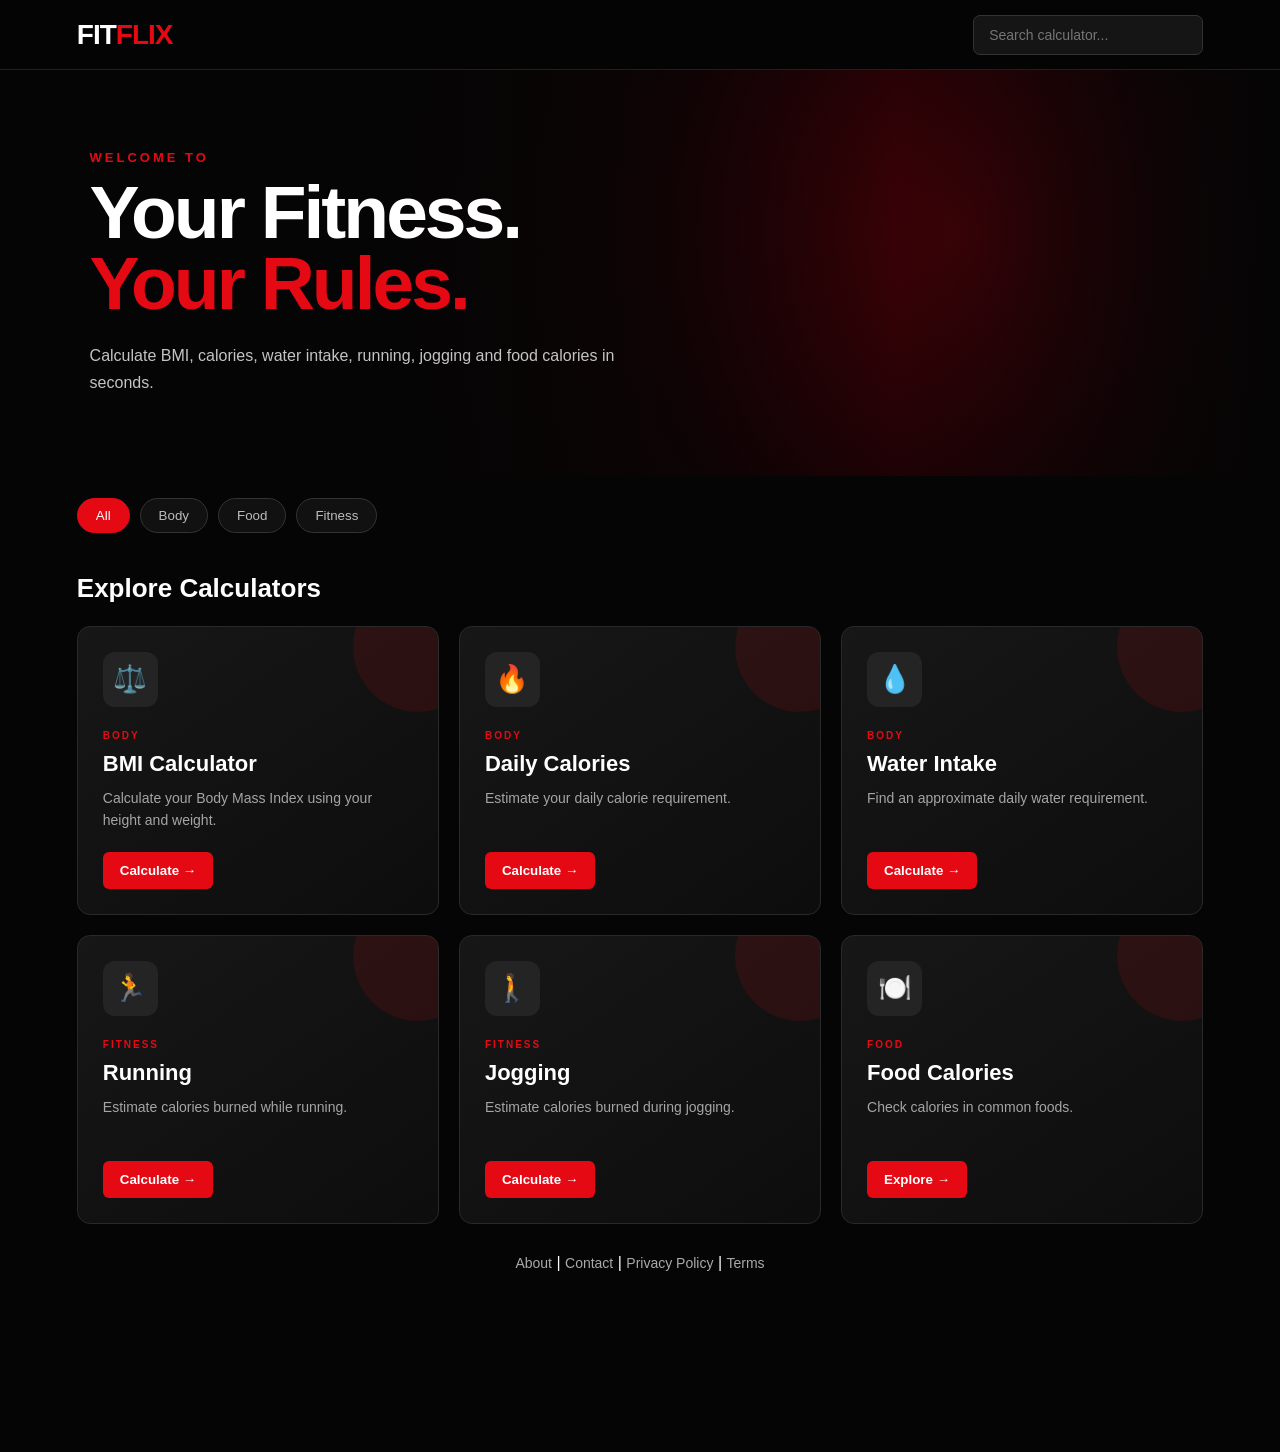
<file: index.html>
<!DOCTYPE html>
<html lang="en">
<head>
  <meta charset="UTF-8">
  <meta name="viewport" content="width=device-width, initial-scale=1.0">

  <title>FITFLIX - Fitness Calculator</title>

  <link rel="stylesheet" href="style.css">
</head>

<body>

  <!-- Header -->
  <header class="header">
    <div class="logo">
      FIT<span>FLIX</span>
    </div>

    <div class="search-box">
      <input type="text" id="searchInput" placeholder="Search calculator...">
    </div>
  </header>


  <!-- Hero -->
  <section class="hero">
    <div>
      <p class="small-title">WELCOME TO</p>

      <h1>Your Fitness.<br>
        <span>Your Rules.</span>
      </h1>

      <p class="hero-text">
        Calculate BMI, calories, water intake, running,
        jogging and food calories in seconds.
      </p>
    </div>
  </section>


  <!-- Categories -->
  <nav class="categories">
    <button class="active" data-category="all">All</button>
    <button data-category="body">Body</button>
    <button data-category="food">Food</button>
    <button data-category="fitness">Fitness</button>
  </nav>


  <!-- Calculator Cards -->
  <main class="container">

    <h2>Explore Calculators</h2>

    <div class="calculator-grid" id="calculatorGrid">


      <!-- BMI -->
      <article class="calculator-card"
               data-category="body"
               data-name="BMI Calculator">

        <div class="card-icon">⚖️</div>

        <span class="tag">BODY</span>

        <h3>BMI Calculator</h3>

        <p>
          Calculate your Body Mass Index
          using your height and weight.
        </p>

        <button class="open-btn"
                onclick="openCalculator('bmi')">
          Calculate →
        </button>

      </article>


      <!-- Calories -->
      <article class="calculator-card"
               data-category="body"
               data-name="Daily Calories">

        <div class="card-icon">🔥</div>

        <span class="tag">BODY</span>

        <h3>Daily Calories</h3>

        <p>
          Estimate your daily calorie
          requirement.
        </p>

        <button class="open-btn"
                onclick="openCalculator('calories')">
          Calculate →
        </button>

      </article>


      <!-- Water -->
      <article class="calculator-card"
               data-category="body"
               data-name="Water Intake">

        <div class="card-icon">💧</div>

        <span class="tag">BODY</span>

        <h3>Water Intake</h3>

        <p>
          Find an approximate daily
          water requirement.
        </p>

        <button class="open-btn"
                onclick="openCalculator('water')">
          Calculate →
        </button>

      </article>


      <!-- Running -->
      <article class="calculator-card"
               data-category="fitness"
               data-name="Running Calculator">

        <div class="card-icon">🏃</div>

        <span class="tag">FITNESS</span>

        <h3>Running</h3>

        <p>
          Estimate calories burned
          while running.
        </p>

        <button class="open-btn"
                onclick="openCalculator('running')">
          Calculate →
        </button>

      </article>


      <!-- Jogging -->
      <article class="calculator-card"
               data-category="fitness"
               data-name="Jogging Calculator">

        <div class="card-icon">🚶</div>

        <span class="tag">FITNESS</span>

        <h3>Jogging</h3>

        <p>
          Estimate calories burned
          during jogging.
        </p>

        <button class="open-btn"
                onclick="openCalculator('jogging')">
          Calculate →
        </button>

      </article>


      <!-- Food -->
      <article class="calculator-card"
               data-category="food"
               data-name="Food Calories">

        <div class="card-icon">🍽️</div>

        <span class="tag">FOOD</span>

        <h3>Food Calories</h3>

        <p>
          Check calories in common
          foods.
        </p>

        <button class="open-btn"
                onclick="openCalculator('food')">
          Explore →
        </button>

      </article>

    </div>

  </main>


  <!-- Calculator Popup -->
  <div class="modal" id="calculatorModal">

    <div class="modal-content">

      <button class="close-btn"
              onclick="closeCalculator()">
        ×
      </button>

      <h2 id="modalTitle">
        Calculator
      </h2>

      <div id="calculatorForm"></div>

      <div id="result"></div>

    </div>

  </div>


    
<!-- Footer -->
<footer class="footer">
  <a href="about.html">About</a> |
  <a href="contact.html">Contact</a> |
  <a href="privacy.html">Privacy Policy</a> |
  <a href="terms.html">Terms</a>
</footer>


  <!-- Bottom Navigation -->
  <nav class="bottom-nav">

    <button onclick="scrollToTop()">
      🏠
      <span>Home</span>
    </button>

    <button onclick="focusSearch()">
      🔍
      <span>Search</span>
    </button>

    <button onclick="showAll()">
      🧮
      <span>Calculators</span>
    </button>

  </nav>


  <script src="script.js"></script>

</body>
</html>
</file>
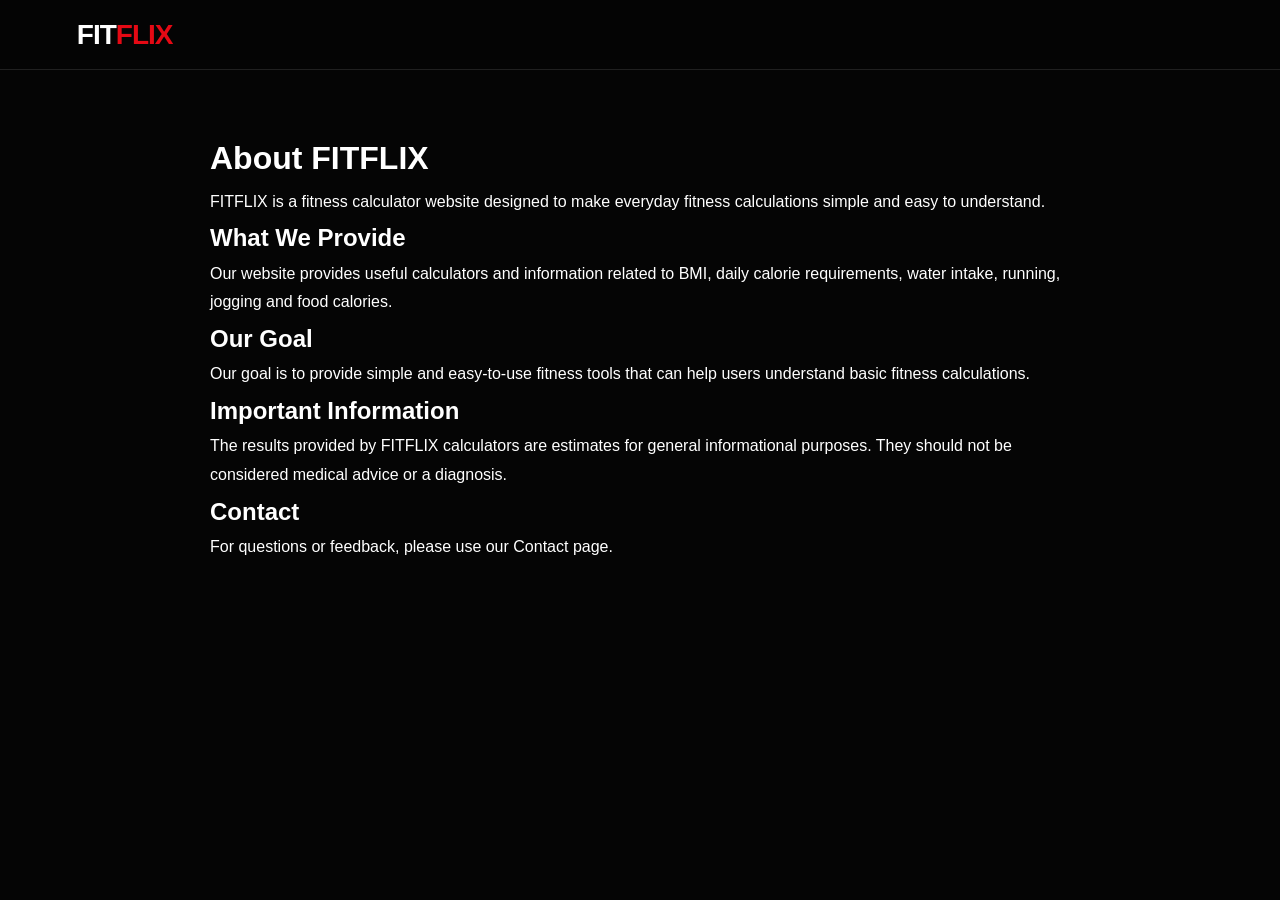
<file: about.html>
<!DOCTYPE html>
<html lang="en">
<head>
  <meta charset="UTF-8">
  <meta name="viewport" content="width=device-width, initial-scale=1.0">
  <title>About FITFLIX</title>
  <link rel="stylesheet" href="style.css">
</head>

<body>

<header class="header">
  <div class="logo">
    FIT<span>FLIX</span>
  </div>
</header>

<main style="max-width:900px;margin:40px auto;padding:20px;color:#fff;line-height:1.8;">

  <h1>About FITFLIX</h1>

  <p>
    FITFLIX is a fitness calculator website designed to make
    everyday fitness calculations simple and easy to understand.
  </p>

  <h2>What We Provide</h2>

  <p>
    Our website provides useful calculators and information related
    to BMI, daily calorie requirements, water intake, running,
    jogging and food calories.
  </p>

  <h2>Our Goal</h2>

  <p>
    Our goal is to provide simple and easy-to-use fitness tools
    that can help users understand basic fitness calculations.
  </p>

  <h2>Important Information</h2>

  <p>
    The results provided by FITFLIX calculators are estimates for
    general informational purposes. They should not be considered
    medical advice or a diagnosis.
  </p>

  <h2>Contact</h2>

  <p>
    For questions or feedback, please use our Contact page.
  </p>

</main>

</body>
</html>
</file>
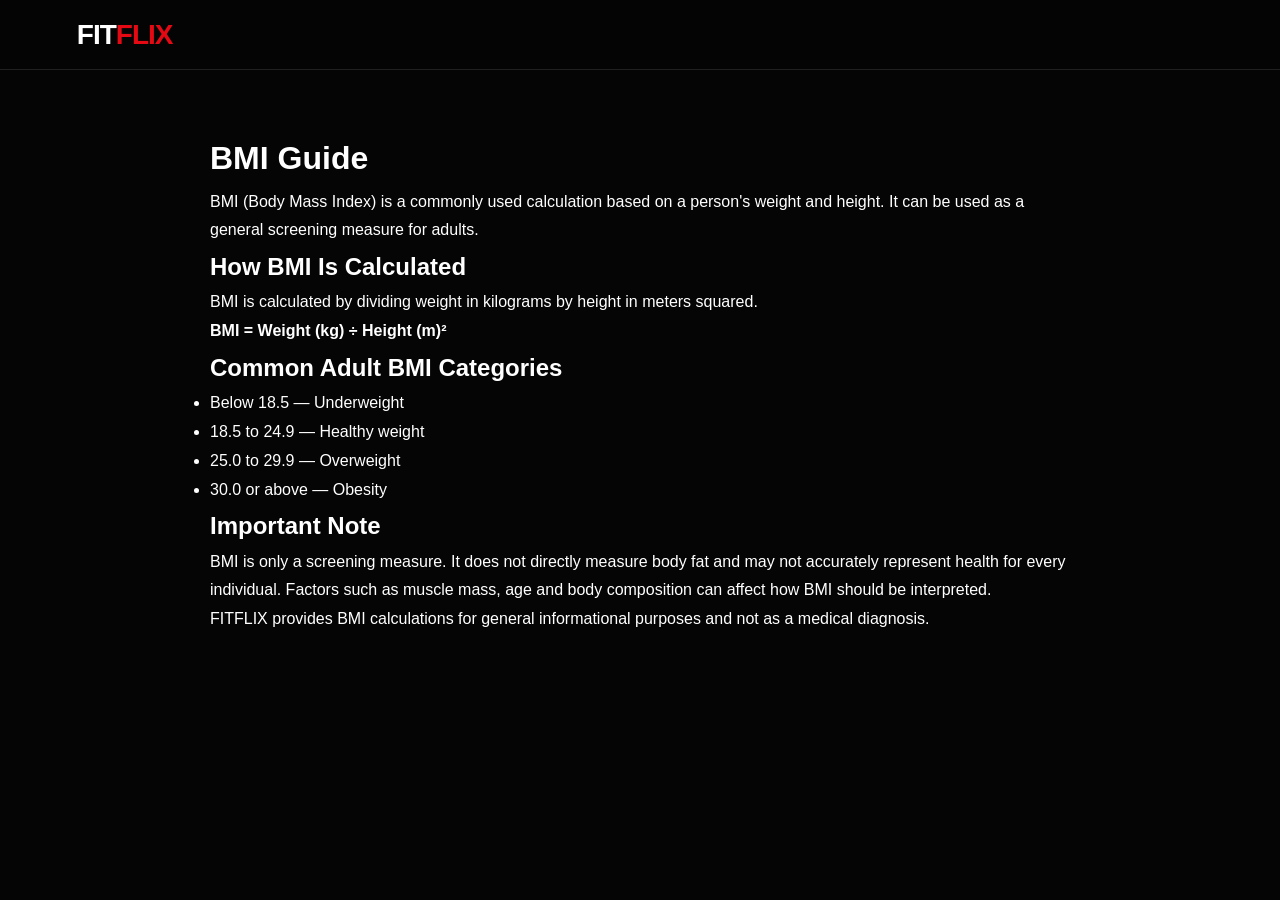
<file: bmi-guide.html>
<!DOCTYPE html>
<html lang="en">
<head>
  <meta charset="UTF-8">
  <meta name="viewport" content="width=device-width, initial-scale=1.0">
  <title>BMI Guide - FITFLIX</title>
  <link rel="stylesheet" href="style.css">
</head>

<body>

<header class="header">
  <div class="logo">
    FIT<span>FLIX</span>
  </div>
</header>

<main style="max-width:900px;margin:40px auto;padding:20px;color:#fff;line-height:1.8;">

  <h1>BMI Guide</h1>

  <p>
    BMI (Body Mass Index) is a commonly used calculation based on
    a person's weight and height. It can be used as a general
    screening measure for adults.
  </p>

  <h2>How BMI Is Calculated</h2>

  <p>
    BMI is calculated by dividing weight in kilograms by height
    in meters squared.
  </p>

  <p>
    <strong>BMI = Weight (kg) ÷ Height (m)²</strong>
  </p>

  <h2>Common Adult BMI Categories</h2>

  <ul>
    <li>Below 18.5 — Underweight</li>
    <li>18.5 to 24.9 — Healthy weight</li>
    <li>25.0 to 29.9 — Overweight</li>
    <li>30.0 or above — Obesity</li>
  </ul>

  <h2>Important Note</h2>

  <p>
    BMI is only a screening measure. It does not directly measure
    body fat and may not accurately represent health for every
    individual. Factors such as muscle mass, age and body composition
    can affect how BMI should be interpreted.
  </p>

  <p>
    FITFLIX provides BMI calculations for general informational
    purposes and not as a medical diagnosis.
  </p>

</main>

</body>
</html>
</file>
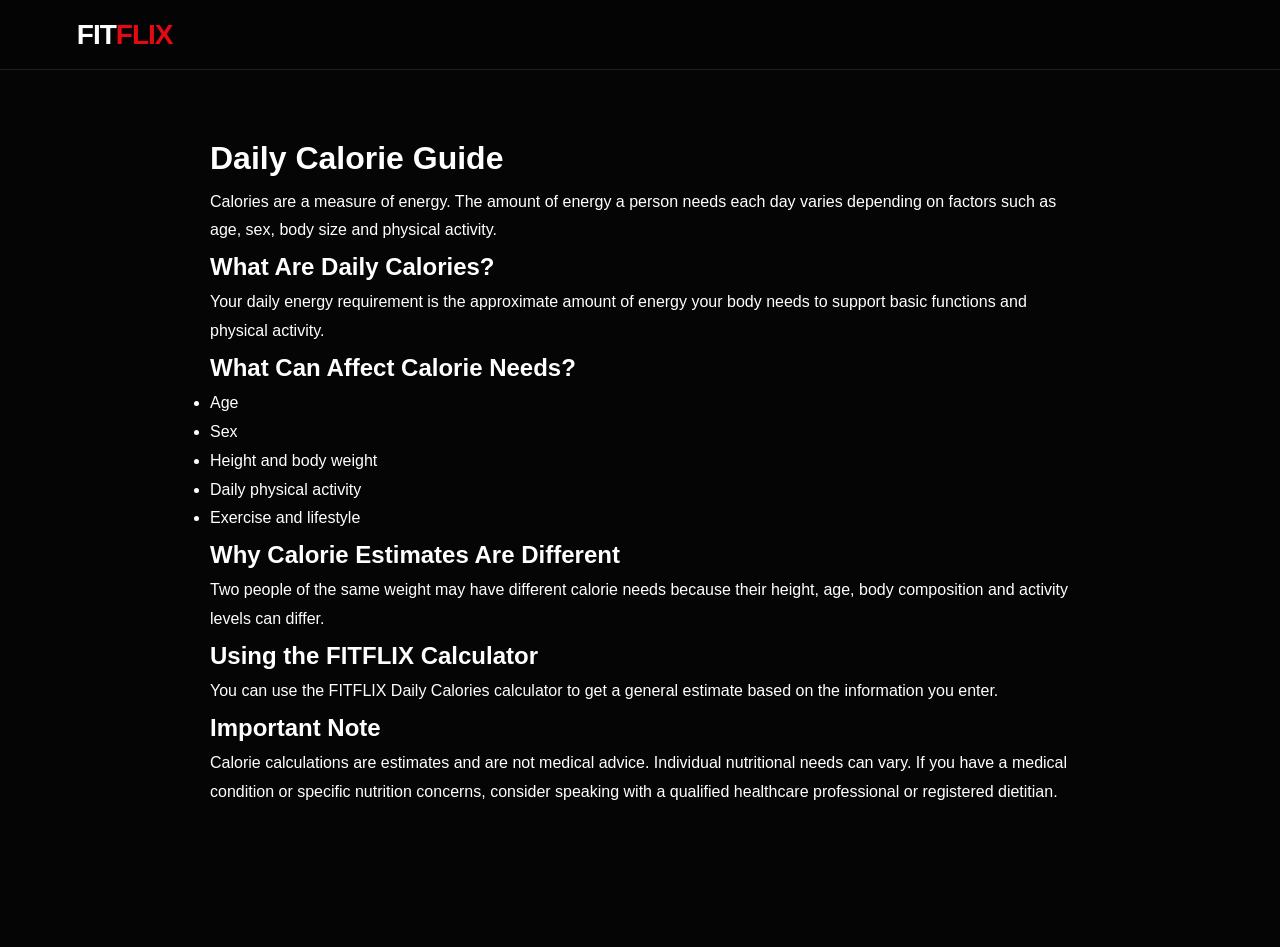
<file: calorie-guide.html>
<!DOCTYPE html>
<html lang="en">
<head>
  <meta charset="UTF-8">
  <meta name="viewport" content="width=device-width, initial-scale=1.0">
  <title>Daily Calorie Guide - FITFLIX</title>
  <link rel="stylesheet" href="style.css">
</head>

<body>

<header class="header">
  <div class="logo">
    FIT<span>FLIX</span>
  </div>
</header>

<main style="max-width:900px;margin:40px auto;padding:20px;color:#fff;line-height:1.8;">

  <h1>Daily Calorie Guide</h1>

  <p>
    Calories are a measure of energy. The amount of energy a person
    needs each day varies depending on factors such as age, sex,
    body size and physical activity.
  </p>

  <h2>What Are Daily Calories?</h2>

  <p>
    Your daily energy requirement is the approximate amount of energy
    your body needs to support basic functions and physical activity.
  </p>

  <h2>What Can Affect Calorie Needs?</h2>

  <ul>
    <li>Age</li>
    <li>Sex</li>
    <li>Height and body weight</li>
    <li>Daily physical activity</li>
    <li>Exercise and lifestyle</li>
  </ul>

  <h2>Why Calorie Estimates Are Different</h2>

  <p>
    Two people of the same weight may have different calorie needs
    because their height, age, body composition and activity levels
    can differ.
  </p>

  <h2>Using the FITFLIX Calculator</h2>

  <p>
    You can use the FITFLIX Daily Calories calculator to get a
    general estimate based on the information you enter.
  </p>

  <h2>Important Note</h2>

  <p>
    Calorie calculations are estimates and are not medical advice.
    Individual nutritional needs can vary. If you have a medical
    condition or specific nutrition concerns, consider speaking
    with a qualified healthcare professional or registered dietitian.
  </p>

</main>

</body>
</html>
</file>
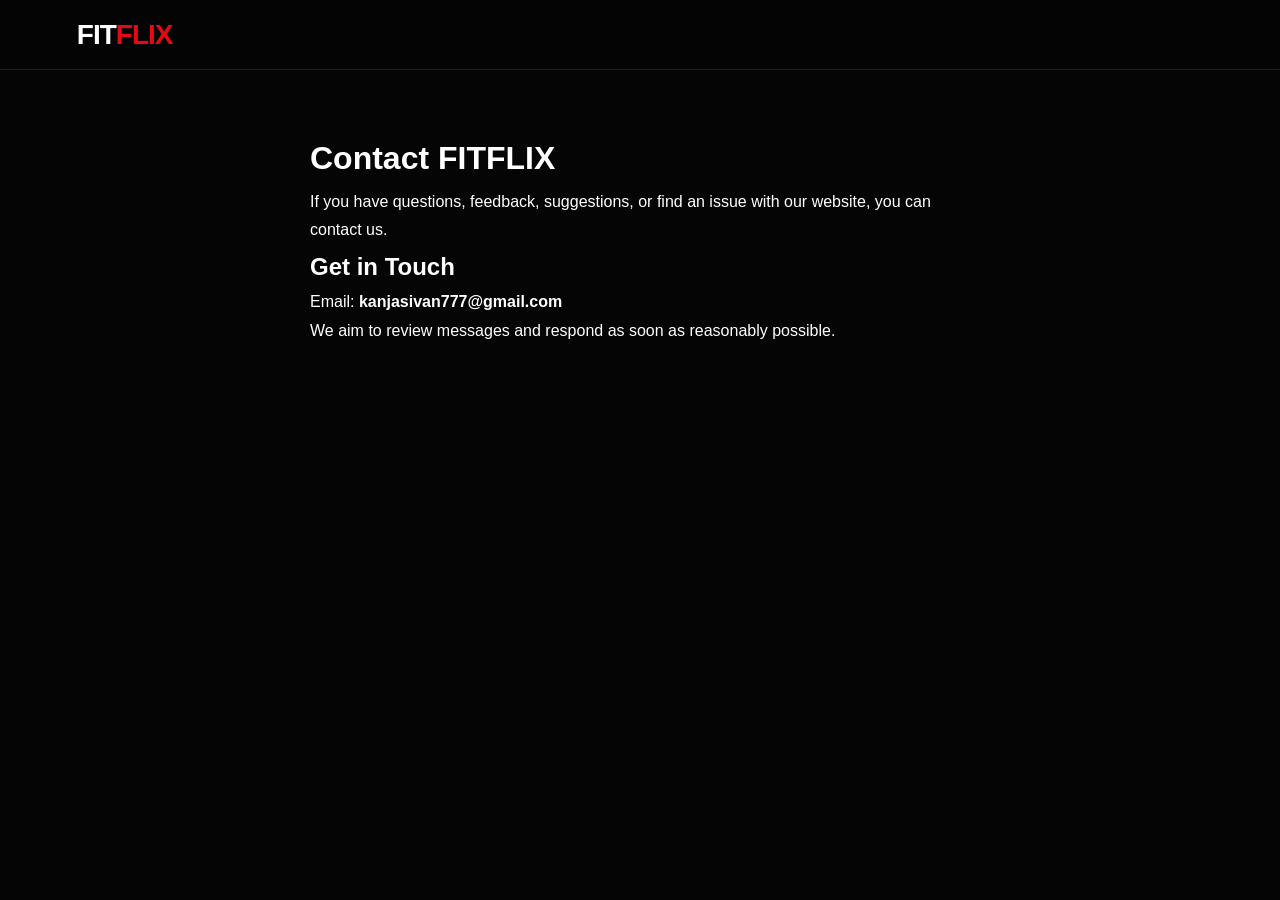
<file: contact.html>
<!DOCTYPE html>
<html lang="en">
<head>
  <meta charset="UTF-8">
  <meta name="viewport" content="width=device-width, initial-scale=1.0">
  <title>Contact FITFLIX</title>
  <link rel="stylesheet" href="style.css">
</head>

<body>

<header class="header">
  <div class="logo">
    FIT<span>FLIX</span>
  </div>
</header>

<main style="max-width:700px;margin:40px auto;padding:20px;color:#fff;line-height:1.8;">

  <h1>Contact FITFLIX</h1>

  <p>
    If you have questions, feedback, suggestions, or find an issue
    with our website, you can contact us.
  </p>

  <h2>Get in Touch</h2>

  <p>
    Email: <strong>kanjasivan777@gmail.com</strong>
  </p>

  <p>
    We aim to review messages and respond as soon as reasonably possible.
  </p>

</main>

</body>
</html>
</file>
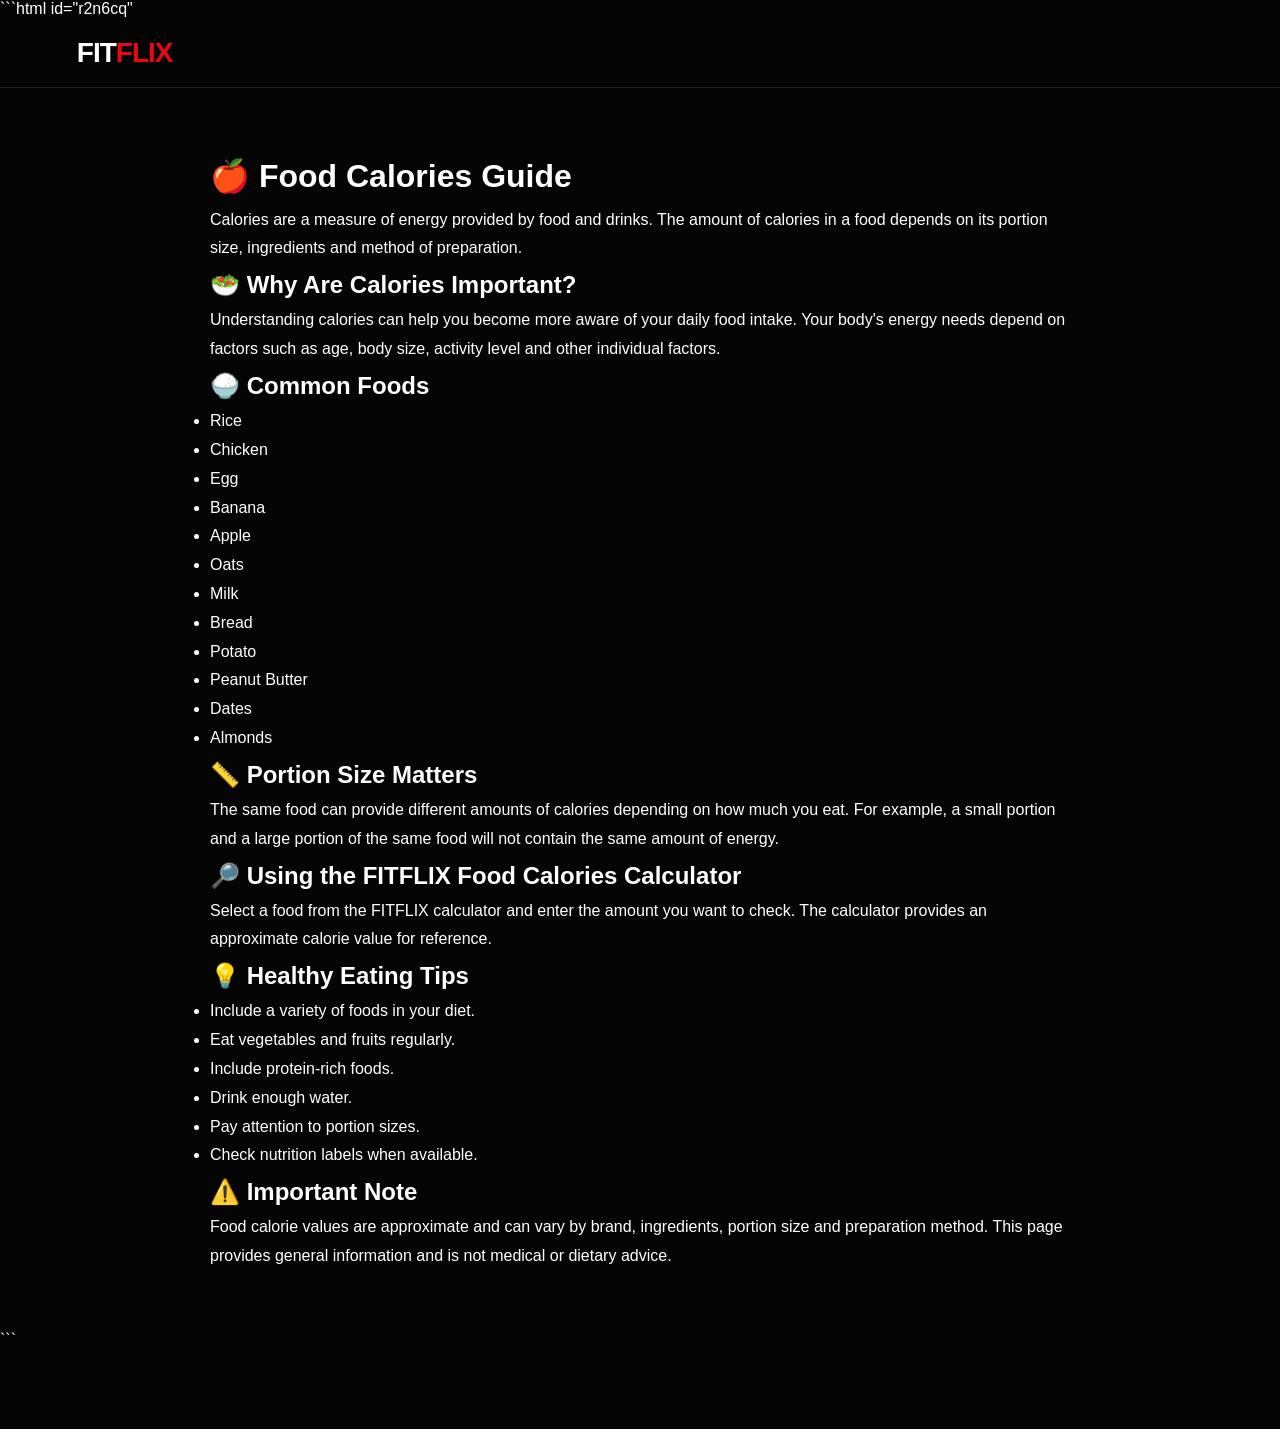
<file: food-calories-guide.html>
```html id="r2n6cq"
<!DOCTYPE html>
<html lang="en">
<head>
  <meta charset="UTF-8">
  <meta name="viewport" content="width=device-width, initial-scale=1.0">
  <title>Food Calories Guide - FITFLIX</title>
  <link rel="stylesheet" href="style.css">
</head>

<body>

<header class="header">
  <div class="logo">
    FIT<span>FLIX</span>
  </div>
</header>

<main style="max-width:900px;margin:40px auto;padding:20px;color:#fff;line-height:1.8;">

  <h1>🍎 Food Calories Guide</h1>

  <p>
    Calories are a measure of energy provided by food and drinks.
    The amount of calories in a food depends on its portion size,
    ingredients and method of preparation.
  </p>

  <h2>🥗 Why Are Calories Important?</h2>

  <p>
    Understanding calories can help you become more aware of your
    daily food intake. Your body's energy needs depend on factors
    such as age, body size, activity level and other individual factors.
  </p>

  <h2>🍚 Common Foods</h2>

  <ul>
    <li>Rice</li>
    <li>Chicken</li>
    <li>Egg</li>
    <li>Banana</li>
    <li>Apple</li>
    <li>Oats</li>
    <li>Milk</li>
    <li>Bread</li>
    <li>Potato</li>
    <li>Peanut Butter</li>
    <li>Dates</li>
    <li>Almonds</li>
  </ul>

  <h2>📏 Portion Size Matters</h2>

  <p>
    The same food can provide different amounts of calories depending
    on how much you eat. For example, a small portion and a large
    portion of the same food will not contain the same amount of energy.
  </p>

  <h2>🔎 Using the FITFLIX Food Calories Calculator</h2>

  <p>
    Select a food from the FITFLIX calculator and enter the amount
    you want to check. The calculator provides an approximate calorie
    value for reference.
  </p>

  <h2>💡 Healthy Eating Tips</h2>

  <ul>
    <li>Include a variety of foods in your diet.</li>
    <li>Eat vegetables and fruits regularly.</li>
    <li>Include protein-rich foods.</li>
    <li>Drink enough water.</li>
    <li>Pay attention to portion sizes.</li>
    <li>Check nutrition labels when available.</li>
  </ul>

  <h2>⚠️ Important Note</h2>

  <p>
    Food calorie values are approximate and can vary by brand,
    ingredients, portion size and preparation method. This page
    provides general information and is not medical or dietary advice.
  </p>

</main>

</body>
</html>
```
</file>
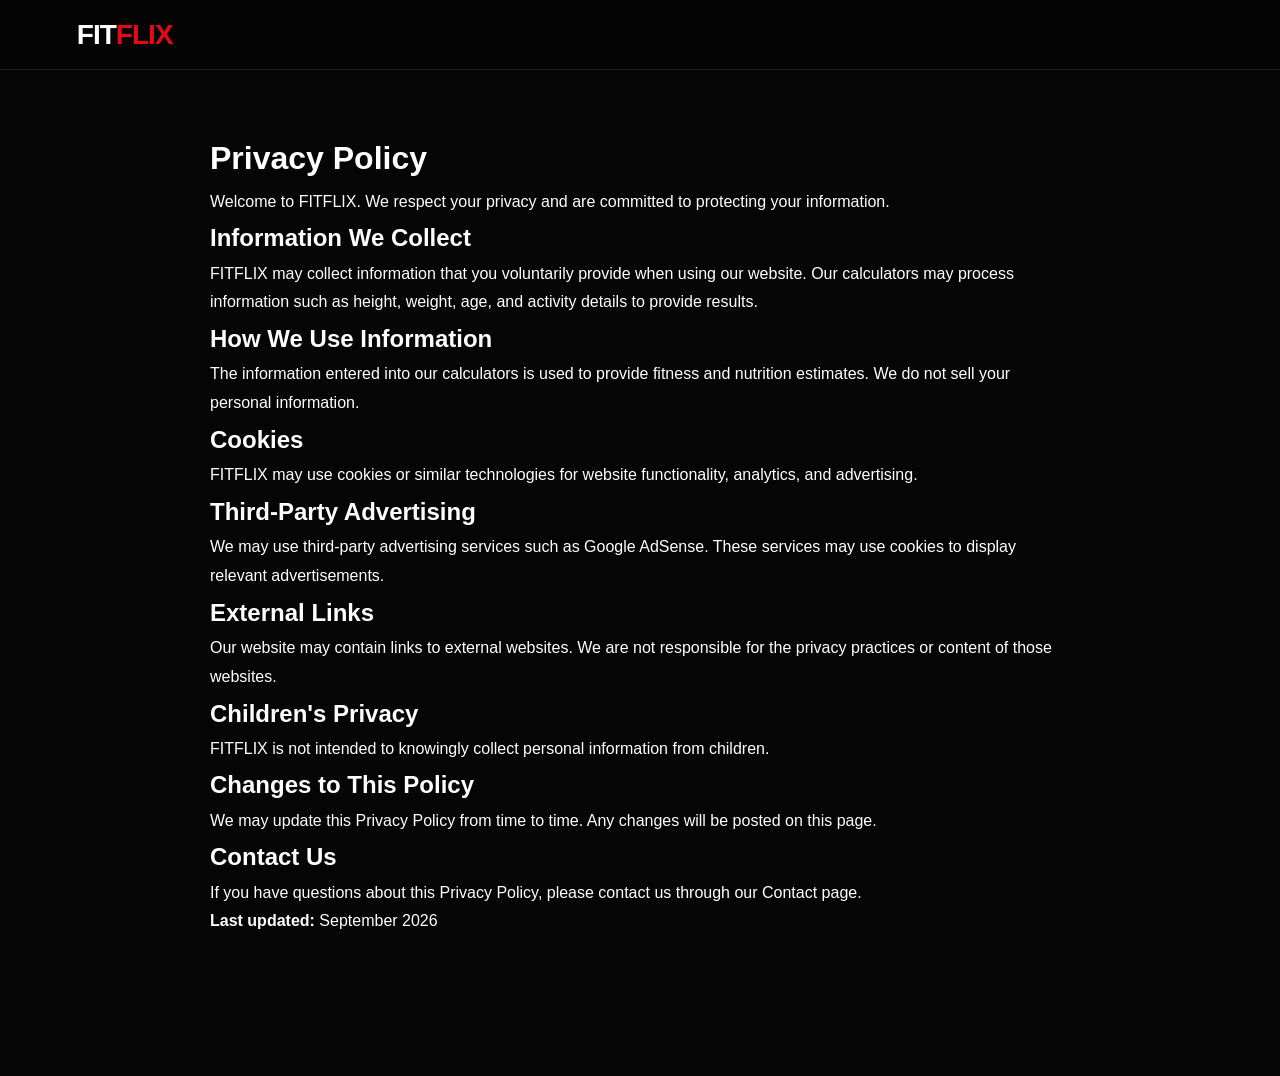
<file: privacy.html>
<!DOCTYPE html>
<html lang="en">
<head>
    <meta charset="UTF-8">
    <meta name="viewport" content="width=device-width, initial-scale=1.0">
    <title>Privacy Policy - FITFLIX</title>
    <link rel="stylesheet" href="style.css">
</head>
<body>

<header class="header">
    <div class="logo">FIT<span>FLIX</span></div>
</header>

<main style="max-width:900px;margin:40px auto;padding:20px;color:#fff;line-height:1.8;">
    <h1>Privacy Policy</h1>

    <p>Welcome to FITFLIX. We respect your privacy and are committed to protecting your information.</p>

    <h2>Information We Collect</h2>
    <p>FITFLIX may collect information that you voluntarily provide when using our website. Our calculators may process information such as height, weight, age, and activity details to provide results.</p>

    <h2>How We Use Information</h2>
    <p>The information entered into our calculators is used to provide fitness and nutrition estimates. We do not sell your personal information.</p>

    <h2>Cookies</h2>
    <p>FITFLIX may use cookies or similar technologies for website functionality, analytics, and advertising.</p>

    <h2>Third-Party Advertising</h2>
    <p>We may use third-party advertising services such as Google AdSense. These services may use cookies to display relevant advertisements.</p>

    <h2>External Links</h2>
    <p>Our website may contain links to external websites. We are not responsible for the privacy practices or content of those websites.</p>

    <h2>Children's Privacy</h2>
    <p>FITFLIX is not intended to knowingly collect personal information from children.</p>

    <h2>Changes to This Policy</h2>
    <p>We may update this Privacy Policy from time to time. Any changes will be posted on this page.</p>

    <h2>Contact Us</h2>
    <p>If you have questions about this Privacy Policy, please contact us through our Contact page.</p>

    <p><strong>Last updated:</strong> September 2026</p>
</main>

</body>
</html>
</file>
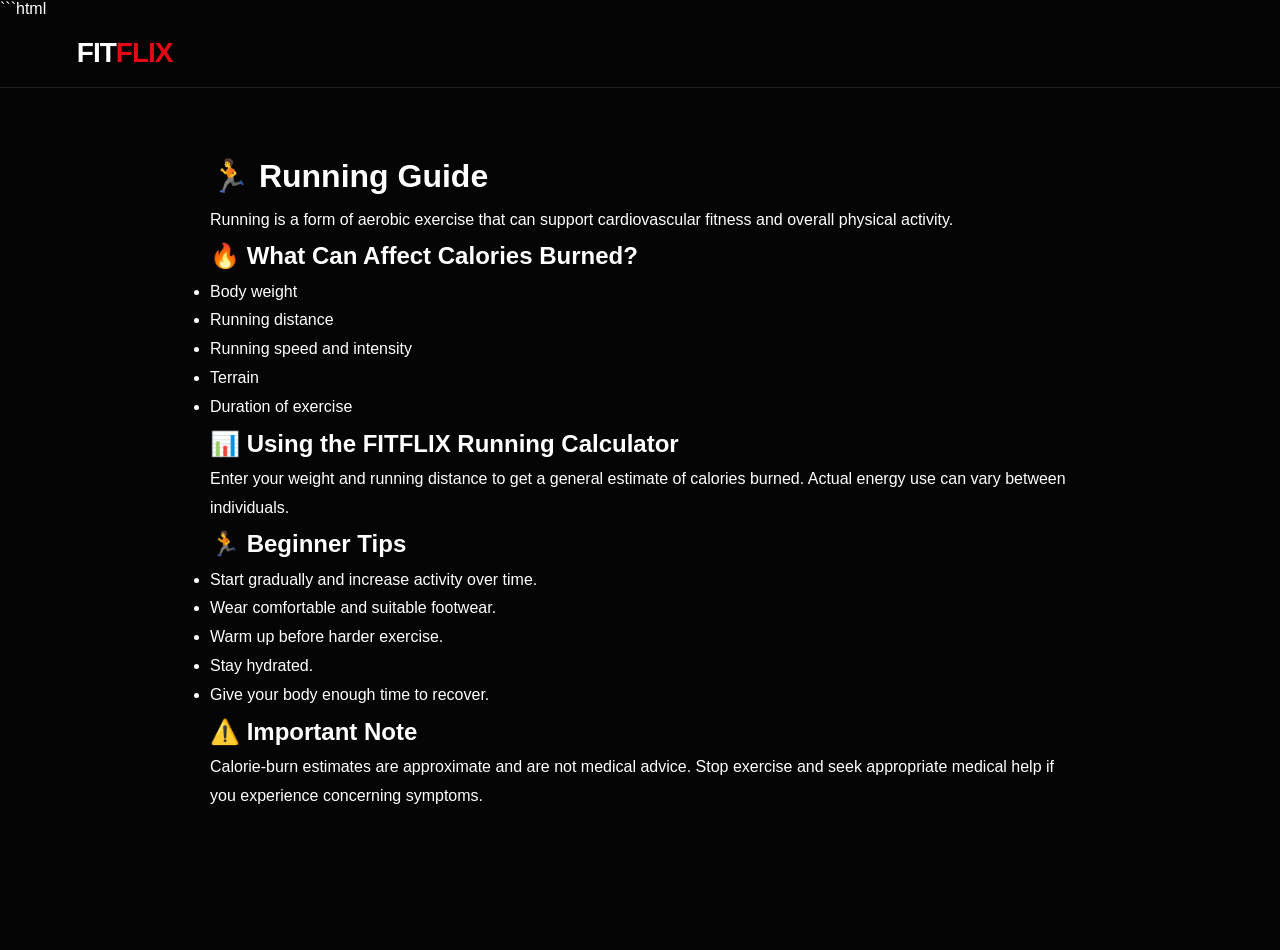
<file: running-guide.html>
```html
<!DOCTYPE html>
<html lang="en">
<head>
  <meta charset="UTF-8">
  <meta name="viewport" content="width=device-width, initial-scale=1.0">
  <title>Running Guide - FITFLIX</title>
  <link rel="stylesheet" href="style.css">
</head>

<body>

<header class="header">
  <div class="logo">
    FIT<span>FLIX</span>
  </div>
</header>

<main style="max-width:900px;margin:40px auto;padding:20px;color:#fff;line-height:1.8;">

  <h1>🏃 Running Guide</h1>

  <p>
    Running is a form of aerobic exercise that can support cardiovascular
    fitness and overall physical activity.
  </p>

  <h2>🔥 What Can Affect Calories Burned?</h2>

  <ul>
    <li>Body weight</li>
    <li>Running distance</li>
    <li>Running speed and intensity</li>
    <li>Terrain</li>
    <li>Duration of exercise</li>
  </ul>

  <h2>📊 Using the FITFLIX Running Calculator</h2>

  <p>
    Enter your weight and running distance to get a general estimate of
    calories burned. Actual energy use can vary between individuals.
  </p>

  <h2>🏃 Beginner Tips</h2>

  <ul>
    <li>Start gradually and increase activity over time.</li>
    <li>Wear comfortable and suitable footwear.</li>
    <li>Warm up before harder exercise.</li>
    <li>Stay hydrated.</li>
    <li>Give your body enough time to recover.</li>
  </ul>

  <h2>⚠️ Important Note</h2>

  <p>
    Calorie-burn estimates are approximate and are not medical advice.
    Stop exercise and seek appropriate medical help if you experience
    concerning symptoms.
  </p>

</main>

</body>
</html>
</file>
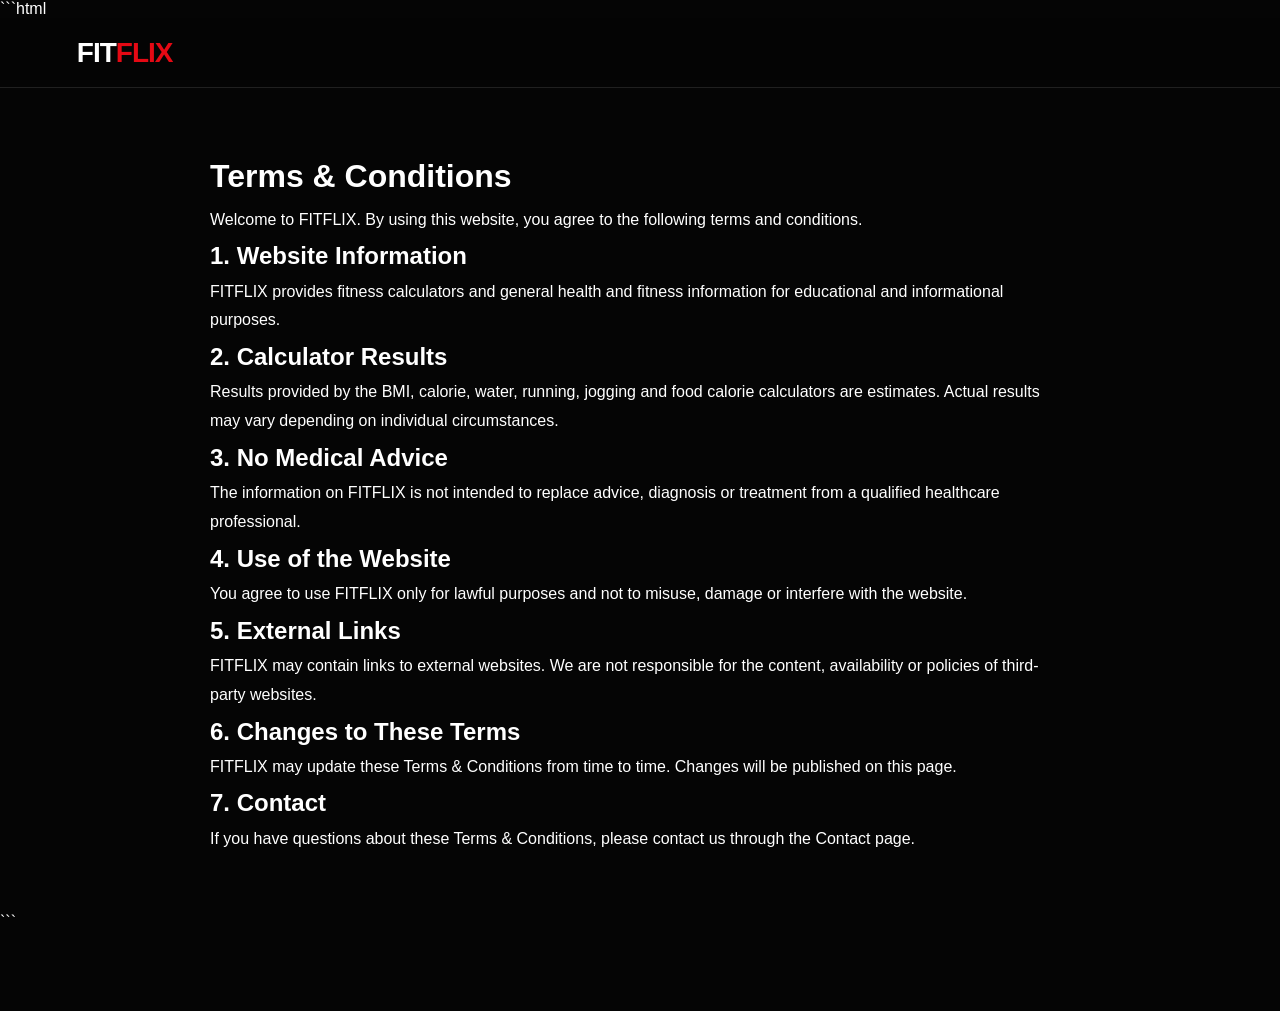
<file: terms.html>
```html
<!DOCTYPE html>
<html lang="en">
<head>
  <meta charset="UTF-8">
  <meta name="viewport" content="width=device-width, initial-scale=1.0">
  <title>Terms & Conditions - FITFLIX</title>
  <link rel="stylesheet" href="style.css">
</head>

<body>

<header class="header">
  <div class="logo">
    FIT<span>FLIX</span>
  </div>
</header>

<main style="max-width:900px;margin:40px auto;padding:20px;color:#fff;line-height:1.8;">

  <h1>Terms & Conditions</h1>

  <p>
    Welcome to FITFLIX. By using this website, you agree to the
    following terms and conditions.
  </p>

  <h2>1. Website Information</h2>

  <p>
    FITFLIX provides fitness calculators and general health and
    fitness information for educational and informational purposes.
  </p>

  <h2>2. Calculator Results</h2>

  <p>
    Results provided by the BMI, calorie, water, running, jogging
    and food calorie calculators are estimates. Actual results may
    vary depending on individual circumstances.
  </p>

  <h2>3. No Medical Advice</h2>

  <p>
    The information on FITFLIX is not intended to replace advice,
    diagnosis or treatment from a qualified healthcare professional.
  </p>

  <h2>4. Use of the Website</h2>

  <p>
    You agree to use FITFLIX only for lawful purposes and not to
    misuse, damage or interfere with the website.
  </p>

  <h2>5. External Links</h2>

  <p>
    FITFLIX may contain links to external websites. We are not
    responsible for the content, availability or policies of
    third-party websites.
  </p>

  <h2>6. Changes to These Terms</h2>

  <p>
    FITFLIX may update these Terms & Conditions from time to time.
    Changes will be published on this page.
  </p>

  <h2>7. Contact</h2>

  <p>
    If you have questions about these Terms & Conditions, please
    contact us through the Contact page.
  </p>

</main>

</body>
</html>
```
</file>
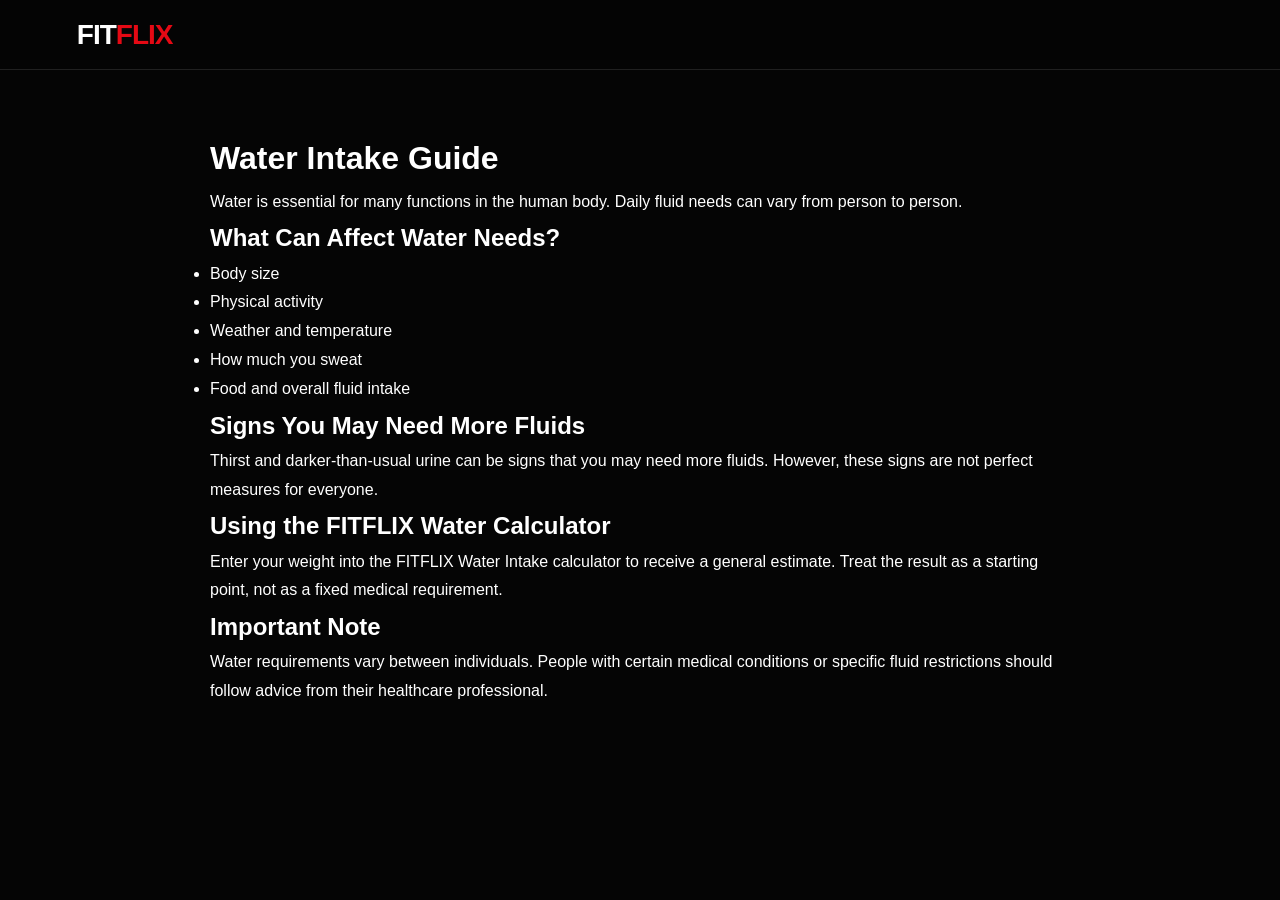
<file: water-guide.html>
<!DOCTYPE html>
<html lang="en">
<head>
  <meta charset="UTF-8">
  <meta name="viewport" content="width=device-width, initial-scale=1.0">
  <title>Water Intake Guide - FITFLIX</title>
  <link rel="stylesheet" href="style.css">
</head>

<body>

<header class="header">
  <div class="logo">
    FIT<span>FLIX</span>
  </div>
</header>

<main style="max-width:900px;margin:40px auto;padding:20px;color:#fff;line-height:1.8;">

  <h1>Water Intake Guide</h1>

  <p>
    Water is essential for many functions in the human body.
    Daily fluid needs can vary from person to person.
  </p>

  <h2>What Can Affect Water Needs?</h2>

  <ul>
    <li>Body size</li>
    <li>Physical activity</li>
    <li>Weather and temperature</li>
    <li>How much you sweat</li>
    <li>Food and overall fluid intake</li>
  </ul>

  <h2>Signs You May Need More Fluids</h2>

  <p>
    Thirst and darker-than-usual urine can be signs that you may
    need more fluids. However, these signs are not perfect measures
    for everyone.
  </p>

  <h2>Using the FITFLIX Water Calculator</h2>

  <p>
    Enter your weight into the FITFLIX Water Intake calculator to
    receive a general estimate. Treat the result as a starting point,
    not as a fixed medical requirement.
  </p>

  <h2>Important Note</h2>

  <p>
    Water requirements vary between individuals. People with certain
    medical conditions or specific fluid restrictions should follow
    advice from their healthcare professional.
  </p>

</main>

</body>
</html>
</file>
<file: style.css>
* {
  margin: 0;
  padding: 0;
  box-sizing: border-box;
}

:root {
  --bg: #050505;
  --card: #111111;
  --card-hover: #1b1b1b;
  --text: #ffffff;
  --muted: #a5a5a5;
  --red: #e50914;
  --border: #292929;
}

html {
  scroll-behavior: smooth;
}

body {
  font-family: Arial, Helvetica, sans-serif;
  background: var(--bg);
  color: var(--text);
  min-height: 100vh;
  padding-bottom: 80px;
}

/* ================= HEADER ================= */

.header {
  position: sticky;
  top: 0;
  z-index: 100;
  height: 70px;
  padding: 0 6%;
  display: flex;
  align-items: center;
  justify-content: space-between;
  background: rgba(5, 5, 5, 0.94);
  border-bottom: 1px solid #202020;
  backdrop-filter: blur(12px);
}

.logo {
  font-size: 28px;
  font-weight: 900;
  letter-spacing: -1px;
}

.logo span {
  color: var(--red);
}

.search-box input {
  width: 230px;
  padding: 11px 15px;
  border-radius: 7px;
  border: 1px solid #333;
  outline: none;
  background: #151515;
  color: white;
  font-size: 14px;
}

.search-box input:focus {
  border-color: var(--red);
}

/* ================= HERO ================= */

.hero {
  min-height: 390px;
  padding: 80px 7%;
  display: flex;
  align-items: center;
  background:
    linear-gradient(
      90deg,
      #050505 0%,
      rgba(5,5,5,.88) 35%,
      rgba(5,5,5,.35) 70%,
      #050505 100%
    ),
    radial-gradient(
      circle at 75% 40%,
      #5f0008 0,
      #180004 35%,
      #050505 70%
    );
}

.small-title {
  color: var(--red);
  font-size: 13px;
  font-weight: bold;
  letter-spacing: 3px;
  margin-bottom: 12px;
}

.hero h1 {
  font-size: clamp(40px, 7vw, 75px);
  line-height: .95;
  font-weight: 900;
  letter-spacing: -3px;
}

.hero h1 span {
  color: var(--red);
}

.hero-text {
  max-width: 560px;
  margin-top: 22px;
  color: #c4c4c4;
  line-height: 1.7;
  font-size: 16px;
}

/* ================= CATEGORY ================= */

.categories {
  display: flex;
  gap: 10px;
  padding: 22px 6%;
  overflow-x: auto;
  scrollbar-width: none;
}

.categories::-webkit-scrollbar {
  display: none;
}

.categories button {
  white-space: nowrap;
  border: 1px solid #333;
  background: #111;
  color: #bbb;
  padding: 9px 18px;
  border-radius: 20px;
  cursor: pointer;
  transition: .25s;
}

.categories button:hover,
.categories button.active {
  background: var(--red);
  border-color: var(--red);
  color: white;
}

/* ================= MAIN ================= */

.container {
  width: 88%;
  max-width: 1300px;
  margin: auto;
}

.container h2 {
  margin: 18px 0 22px;
  font-size: 26px;
}

/* ================= CARDS ================= */

.calculator-grid {
  display: grid;
  grid-template-columns: repeat(3, 1fr);
  gap: 20px;
}

.calculator-card {
  position: relative;
  overflow: hidden;
  min-height: 250px;
  padding: 25px;
  border: 1px solid var(--border);
  border-radius: 13px;
  background:
    linear-gradient(
      145deg,
      #171717,
      #0d0d0d
    );
  transition:
    transform .3s ease,
    border-color .3s ease,
    background .3s ease;
}

.calculator-card::after {
  content: "";
  position: absolute;
  width: 130px;
  height: 130px;
  right: -45px;
  top: -45px;
  border-radius: 50%;
  background: rgba(229, 9, 20, .12);
  transition: .3s;
}

.calculator-card:hover {
  transform: translateY(-7px);
  border-color: rgba(229, 9, 20, .65);
  background: var(--card-hover);
}

.calculator-card:hover::after {
  transform: scale(1.5);
}

.card-icon {
  width: 55px;
  height: 55px;
  display: flex;
  align-items: center;
  justify-content: center;
  border-radius: 12px;
  background: #242424;
  font-size: 27px;
  margin-bottom: 18px;
}

.tag {
  color: var(--red);
  font-size: 10px;
  font-weight: bold;
  letter-spacing: 2px;
}

.calculator-card h3 {
  font-size: 22px;
  margin-top: 8px;
}

.calculator-card p {
  color: var(--muted);
  font-size: 14px;
  line-height: 1.6;
  margin: 10px 0 20px;
  min-height: 45px;
}

.open-btn {
  border: none;
  background: var(--red);
  color: white;
  padding: 11px 17px;
  border-radius: 6px;
  cursor: pointer;
  font-weight: bold;
  transition: .25s;
}

.open-btn:hover {
  background: #ff1722;
  transform: scale(1.03);
}

/* ================= MODAL ================= */

.modal {
  position: fixed;
  inset: 0;
  z-index: 500;
  display: none;
  align-items: center;
  justify-content: center;
  padding: 20px;
  background: rgba(0, 0, 0, .82);
  backdrop-filter: blur(7px);
}

.modal.show {
  display: flex;
}

.modal-content {
  position: relative;
  width: 100%;
  max-width: 480px;
  max-height: 90vh;
  overflow-y: auto;
  padding: 30px;
  border: 1px solid #333;
  border-radius: 15px;
  background: #121212;
  animation: popup .25s ease;
}

@keyframes popup {
  from {
    opacity: 0;
    transform: scale(.9) translateY(20px);
  }

  to {
    opacity: 1;
    transform: scale(1) translateY(0);
  }
}

.modal-content h2 {
  margin-bottom: 25px;
}

.close-btn {
  position: absolute;
  top: 14px;
  right: 14px;
  width: 35px;
  height: 35px;
  border: 1px solid #333;
  border-radius: 50%;
  background: #222;
  color: white;
  font-size: 22px;
  cursor: pointer;
}

.close-btn:hover {
  background: var(--red);
}

/* ================= FORM ================= */

.form-group {
  margin-bottom: 15px;
}

.form-group label {
  display: block;
  color: #bbb;
  font-size: 13px;
  margin-bottom: 7px;
}

.form-group input,
.form-group select {
  width: 100%;
  padding: 13px;
  border: 1px solid #333;
  border-radius: 7px;
  outline: none;
  background: #080808;
  color: white;
}

.form-group input:focus,
.form-group select:focus {
  border-color: var(--red);
}

.calculate-button {
  width: 100%;
  margin-top: 5px;
  padding: 13px;
  border: none;
  border-radius: 7px;
  background: var(--red);
  color: white;
  font-size: 15px;
  font-weight: bold;
  cursor: pointer;
}

/* ================= RESULT ================= */

#result {
  margin-top: 20px;
  padding: 18px;
  display: none;
  border: 1px solid #333;
  border-left: 4px solid var(--red);
  border-radius: 8px;
  background: #090909;
  line-height: 1.7;
}

.result-number {
  display: block;
  color: var(--red);
  font-size: 32px;
  font-weight: 900;
  margin-bottom: 5px;
}

/* ================= FOOD LIST ================= */

.food-list {
  display: grid;
  gap: 10px;
}

.food-item {
  display: flex;
  justify-content: space-between;
  gap: 10px;
  padding: 13px;
  border: 1px solid #292929;
  border-radius: 8px;
  background: #0c0c0c;
}

.food-item span:last-child {
  color: var(--red);
  font-weight: bold;
}

/* ================= BOTTOM NAV ================= */

.bottom-nav {
  position: fixed;
  z-index: 200;
  bottom: 0;
  left: 0;
  right: 0;
  height: 65px;
  display: none;
  align-items: center;
  justify-content: space-around;
  background: rgba(10, 10, 10, .96);
  border-top: 1px solid #292929;
  backdrop-filter: blur(10px);
}

.bottom-nav button {
  border: none;
  background: transparent;
  color: #aaa;
  cursor: pointer;
  font-size: 18px;
}

.bottom-nav button span {
  display: block;
  margin-top: 3px;
  font-size: 10px;
}

/* ================= RESPONSIVE ================= */

@media (max-width: 900px) {

  .calculator-grid {
    grid-template-columns: repeat(2, 1fr);
  }

}

@media (max-width: 600px) {

  body {
    padding-bottom: 75px;
  }

  .header {
    height: 62px;
    padding: 0 18px;
  }

  .logo {
    font-size: 23px;
  }

  .search-box input {
    width: 135px;
    padding: 9px;
  }

  .hero {
    min-height: 350px;
    padding: 55px 20px;
  }

  .hero h1 {
    font-size: 48px;
  }

  .hero-text {
    font-size: 14px;
  }

  .categories {
    padding: 16px 18px;
  }

  .container {
    width: calc(100% - 36px);
  }

  .container h2 {
    font-size: 22px;
  }

  .calculator-grid {
    grid-template-columns: 1fr;
    gap: 14px;
  }

  .calculator-card {
    min-height: 225px;
  }

  .bottom-nav {
    display: flex;
  }

  .modal-content {
    padding: 24px 18px;
  }

}

@media (max-width: 380px) {

  .search-box input {
    width: 115px;
  }

  .hero h1 {
    font-size: 42px;
  }

}

/* Privacy Policy Footer */
.footer {
  text-align: center;
  padding: 30px 20px 100px;
}

.footer a {
  color: #aaa;
  text-decoration: none;
  font-size: 14px;
}

.footer a:hover {
  color: #e50914;
}
</file>
